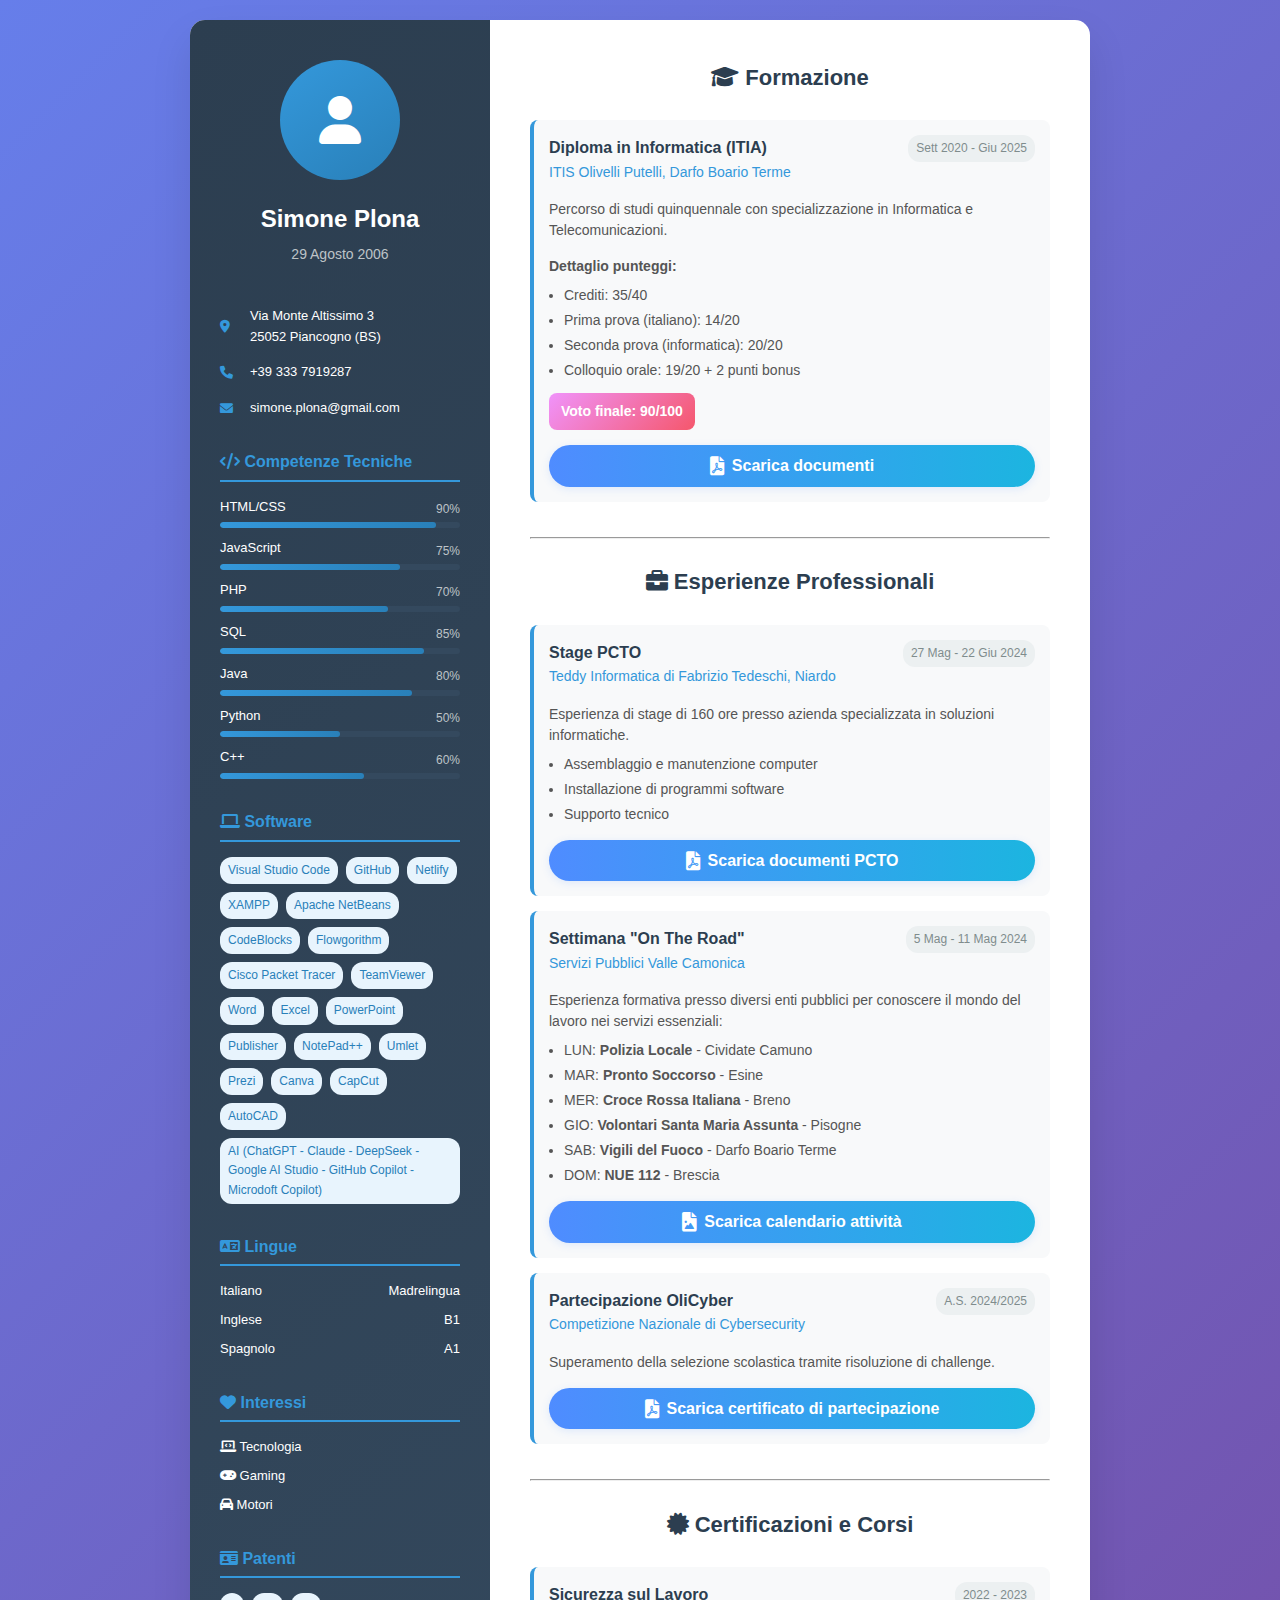
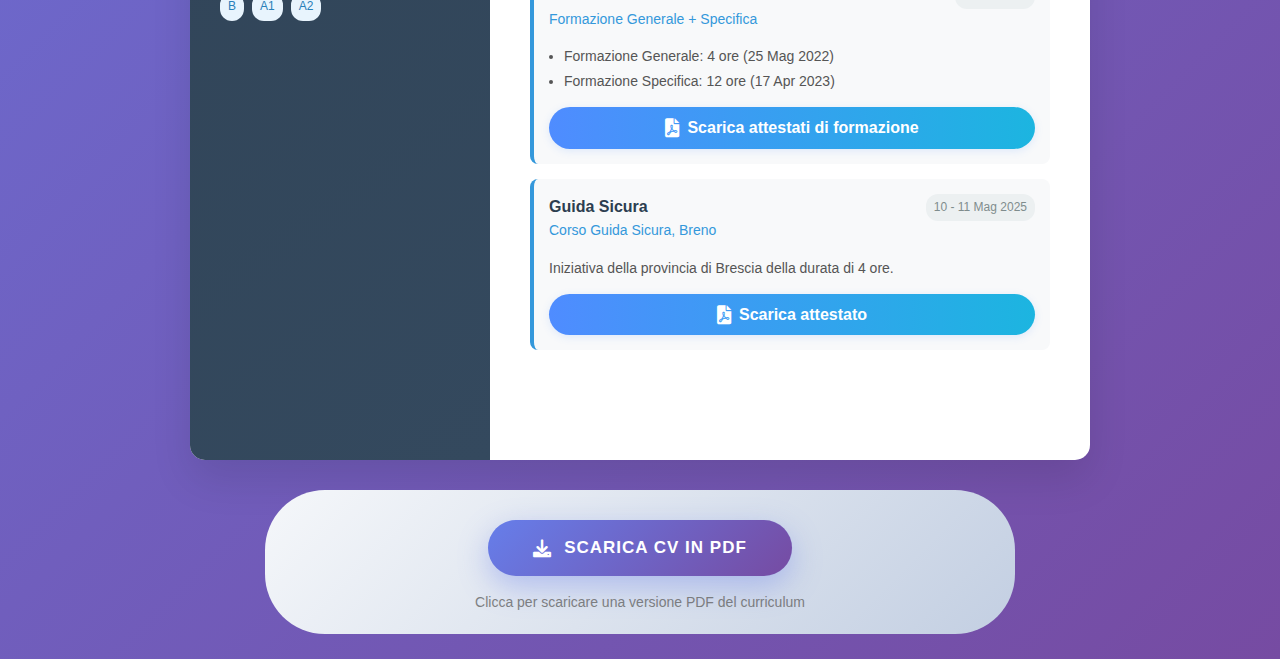
<file: CV.html>
<!DOCTYPE html>
<html lang="it">
<head>
    <meta charset="UTF-8">
    <meta name="viewport" content="width=device-width, initial-scale=1.0">
    <title>CV - Simone Plona</title>
    <link rel="stylesheet" href="style.css">
    <link href="https://cdnjs.cloudflare.com/ajax/libs/font-awesome/6.0.0/css/all.min.css" rel="stylesheet">
</head>
<body>
    <div class="cv-container">
        <div class="sidebar">
            <div class="profile-section">
                <div class="profile-img">
                    <i class="fas fa-user"></i>
                </div>
                <div class="name">Simone Plona</div>
                <div class="title">29 Agosto 2006</div>
            </div>

            <div class="contact-info">
                <div class="contact-item">
                    <i class="fas fa-map-marker-alt"></i>
                    <span>Via Monte Altissimo 3<br>25052 Piancogno (BS)</span>
                </div>
                <div class="contact-item">
                    <i class="fas fa-phone"></i>
                    <span>+39 333 7919287</span>
                </div>
                <div class="contact-item">
                    <i class="fas fa-envelope"></i>
                    <span>simone.plona@gmail.com</span>
                </div>
            </div>

            <div class="sidebar-section">
                <h3><i class="fas fa-code"></i> Competenze Tecniche</h3>
                <div class="skill-item">
                    <div class="skill-name">HTML/CSS</div>
                    <div class="skill-value">90%</div>
                </div>
                <div class="skill-bar">
                    <div class="skill-progress" style="width: 90%"></div>
                </div>
                <div class="skill-item">
                    <div class="skill-name">JavaScript</div>
                    <div class="skill-value">75%</div>
                </div>
                <div class="skill-bar">
                    <div class="skill-progress" style="width: 75%"></div>
                </div>
                <div class="skill-item">
                    <div class="skill-name">PHP</div>
                    <div class="skill-value">70%</div>
                </div>
                <div class="skill-bar">
                    <div class="skill-progress" style="width: 70%"></div>
                </div>
                <div class="skill-item">
                    <div class="skill-name">SQL</div>
                    <div class="skill-value">85%</div>
                </div>
                <div class="skill-bar">
                    <div class="skill-progress" style="width: 85%"></div>
                </div>
                <div class="skill-item">
                    <div class="skill-name">Java</div>
                    <div class="skill-value">80%</div>
                </div>
                <div class="skill-bar">
                    <div class="skill-progress" style="width: 80%"></div>
                </div>
                <div class="skill-item">
                    <div class="skill-name">Python</div>
                    <div class="skill-value">50%</div>
                </div>
                <div class="skill-bar">
                    <div class="skill-progress" style="width: 50%"></div>
                </div>
                <div class="skill-item">
                    <div class="skill-name">C++</div>
                    <div class="skill-value">60%</div>
                </div>
                <div class="skill-bar">
                    <div class="skill-progress" style="width: 60%"></div>
                </div>
            </div>

            <div class="sidebar-section">
                <h3><i class="fas fa-laptop"></i> Software</h3>
                <div class="tech-stack">
                    <div class="tech-tag">Visual Studio Code</div>
                    <div class="tech-tag">GitHub</div>
		    <div class="tech-tag">Netlify</div>
                    <div class="tech-tag">XAMPP</div>
                    <div class="tech-tag">Apache NetBeans</div>
                    <div class="tech-tag">CodeBlocks</div>
                    <div class="tech-tag">Flowgorithm</div>
                    <div class="tech-tag">Cisco Packet Tracer</div>
                    <div class="tech-tag">TeamViewer</div>
                    <div class="tech-tag">Word</div>
                    <div class="tech-tag">Excel</div>
                    <div class="tech-tag">PowerPoint</div>
                    <div class="tech-tag">Publisher</div>
                    <div class="tech-tag">NotePad++</div>
                    <div class="tech-tag">Umlet</div>
                    <div class="tech-tag">Prezi</div>
                    <div class="tech-tag">Canva</div>
                    <div class="tech-tag">CapCut</div>
                    <div class="tech-tag">AutoCAD</div>
                    <div class="tech-tag">AI (ChatGPT - Claude - DeepSeek - Google AI Studio -  GitHub Copilot -  Microdoft Copilot)</div>
                </div>
            </div>

            <div class="sidebar-section">
                <h3><i class="fas fa-language"></i> Lingue</h3>
                <div class="language-item">
                    <span>Italiano</span>
                    <span>Madrelingua</span>
                </div>
                <div class="language-item">
                    <span>Inglese</span>
                    <span>B1</span>
                </div>
                <div class="language-item">
                    <span>Spagnolo</span>
                    <span>A1</span>
                </div>
            </div>

            <div class="sidebar-section">
                <h3><i class="fas fa-heart"></i> Interessi</h3>
                <div class="interest-item">
                    <span><i class="fas fa-laptop-code"></i> Tecnologia</span>
                </div>
                <div class="interest-item">
                    <span><i class="fas fa-gamepad"></i> Gaming</span>
                </div>
                <div class="interest-item">
                    <span><i class="fas fa-car"></i> Motori</span>
                </div>
            </div>

            <div class="sidebar-section">
                <h3><i class="fas fa-id-card"></i> Patenti</h3>
                <div class="tech-stack">
                    <div class="tech-tag">B</div>
                    <div class="tech-tag">A1</div>
                    <div class="tech-tag">A2</div>
                </div>
            </div>
        </div>

        <div class="main-content">
            <div class="main-section">
                <h2><i class="fas fa-graduation-cap"></i> Formazione</h2>
                <div class="cert-item">
                    <div class="item-header">
                        <div>
                            <div class="item-title">Diploma in Informatica (ITIA)</div>
                            <div class="item-company">ITIS Olivelli Putelli, Darfo Boario Terme</div>
                        </div>
                        <div class="item-date">Sett 2020 - Giu 2025</div>
                    </div>
                    <div class="item-description">
                        Percorso di studi quinquennale con specializzazione in Informatica e Telecomunicazioni.
                        <div style="margin-top: 15px;">
                            <strong>Dettaglio punteggi:</strong>
                            <ul>
                                <li>Crediti: 35/40</li>
                                <li>Prima prova (italiano): 14/20</li>
                                <li>Seconda prova (informatica): 20/20</li>
                                <li>Colloquio orale: 19/20 + 2 punti bonus</li>
                            </ul>
                        </div>
                        <div class="grade-highlight">Voto finale: 90/100</div>
                    </div>
                    <div style="margin-top: 15px; text-align: center;">
                        <a href="doc/scuola.zip" class="cert-download-btn" download>
                            <i class="fas fa-file-pdf" style="font-size: 1.2em;"></i>
                            Scarica documenti
                        </a>
                    </div>
                </div>
            </div>

            <hr><br>
            <div class="main-section">
                <h2><i class="fas fa-briefcase"></i> Esperienze Professionali</h2>
                
                <div class="cert-item">
                    <div class="item-header">
                        <div>
                            <div class="item-title">Stage PCTO</div>
                            <div class="item-company">Teddy Informatica di Fabrizio Tedeschi, Niardo</div>
                        </div>
                        <div class="item-date">27 Mag - 22 Giu 2024</div>
                    </div>
                    <div class="item-description">
                        Esperienza di stage di 160 ore presso azienda specializzata in soluzioni informatiche.
                        <ul>
                            <li>Assemblaggio e manutenzione computer</li>
                            <li>Installazione di programmi software</li>
                            <li>Supporto tecnico</li>
                        </ul>
                    </div>
                    <div style="margin-top: 15px; text-align: center;">
                        <a href="doc/PCTO.zip" class="cert-download-btn" download>
                            <i class="fas fa-file-pdf" style="font-size: 1.2em;"></i>
                            Scarica documenti PCTO
                        </a>
                    </div>
                </div>

                <div class="cert-item">
                    <div class="item-header">
                        <div>
                            <div class="item-title">Settimana "On The Road"</div>
                            <div class="item-company">Servizi Pubblici Valle Camonica</div>
                        </div>
                        <div class="item-date">5 Mag - 11 Mag 2024</div>
                    </div>
                    <div class="item-description">
                        <!-- rivedi -->Esperienza formativa presso diversi enti pubblici per conoscere il mondo del lavoro nei servizi essenziali:
                        <ul>
                            <li>LUN: <strong>Polizia Locale</strong> - Cividate Camuno</li>
                            <li>MAR: <strong>Pronto Soccorso</strong> - Esine</li>
                            <li>MER: <strong>Croce Rossa Italiana</strong> - Breno</li>
                            <li>GIO: <strong>Volontari Santa Maria Assunta</strong> - Pisogne</li>
                            <li>SAB: <strong>Vigili del Fuoco</strong> - Darfo Boario Terme</li>
                            <li>DOM: <strong>NUE 112</strong> - Brescia</li>
                        </ul>
                    </div>
                    <div style="margin-top: 15px; text-align: center;">
                        <a href="doc/Calendario On The Road.jpg" class="cert-download-btn" download>
                            <i class="fas fa-file-image" style="font-size: 1.2em;"></i>
                            Scarica calendario attività
                        </a>
                    </div>
                </div>

                <div class="cert-item">
                    <div class="item-header">
                        <div>
                            <div class="item-title">Partecipazione OliCyber</div>
                            <div class="item-company">Competizione Nazionale di Cybersecurity</div>
                        </div>
                        <div class="item-date">A.S. 2024/2025</div>
                    </div>
                    <div class="item-description">
                        Superamento della selezione scolastica tramite risoluzione di challenge.
                    </div>
                    <div style="margin-top: 15px; text-align: center;">
                        <a href="doc/Certificato di Partecipazione OliCyber.pdf" class="cert-download-btn" download>
                            <i class="fas fa-file-pdf" style="font-size: 1.2em;"></i>
                            Scarica certificato di partecipazione
                        </a>
                    </div>
                </div>

            </div>

            <hr><br>
            <div class="main-section">
                <h2><i class="fas fa-certificate"></i> Certificazioni e Corsi</h2>
                <div class="main-section">

                    <div class="cert-item">
                        <div class="item-header">
                            <div>
                                <div class="item-title">Sicurezza sul Lavoro</div>
                                <div class="item-company">Formazione Generale + Specifica</div>
                            </div>
                            <div class="item-date">2022 - 2023</div>
                        </div>
                        <div class="item-description">
                            <ul>
                                <li>Formazione Generale: 4 ore (25 Mag 2022)</li>
                                <li>Formazione Specifica: 12 ore (17 Apr 2023)</li>
                            </ul>
                        </div>
                        <div style="margin-top: 15px; text-align: center;">
                            <a href="doc/Attestati Sicurezza.pdf" class="cert-download-btn" download>
                                <i class="fas fa-file-pdf" style="font-size: 1.2em;"></i>
                                Scarica attestati di formazione
                            </a>
                        </div>
                    </div>

                    <div class="cert-item">
                        <div class="item-header">
                            <div>
                                <div class="item-title">Guida Sicura</div>
                                <div class="item-company">Corso Guida Sicura, Breno</div>
                            </div>
                            <div class="item-date">10 - 11 Mag 2025</div>
                        </div>
                        <div class="item-description">
                            Iniziativa della provincia di Brescia della durata di 4 ore.
                        </div>
                        <div style="margin-top: 15px; text-align: center;">
                            <a href="doc/Attestato Guida Sicura.pdf" class="cert-download-btn" download>
                                <i class="fas fa-file-pdf" style="font-size: 1.2em;"></i>
                                Scarica attestato
                            </a>
                        </div>
                    </div>

                </div>
            </div>

        </div>
    </div>

    <div class="download-section">
        <div class="download-btn-container">
            <div class="pulse-ring"></div>
            <button class="download-btn" onclick="downloadPDF()">
                <i class="fas fa-download"></i>
                Scarica CV in PDF
            </button>
        </div>
        <div class="download-text">
            Clicca per scaricare una versione PDF del curriculum
        </div>
    </div>

    <script>
        function downloadPDF() {
            // Nascondi temporaneamente il pulsante per il PDF
            const downloadSection = document.querySelector('.download-section');
            downloadSection.style.display = 'none';

            // Nascondi tutti i pulsanti di download
            const downloadButtons = document.querySelectorAll('.cert-download-btn');
            downloadButtons.forEach(button => {
                button.style.display = 'none';
            });
            
            // Usa window.print() che permetterà di salvare come PDF
            window.print();
            
            // Mostra di nuovo il pulsante dopo un breve delay
            setTimeout(() => {
                downloadSection.style.display = 'block';
            }, 1000);

            // Mostra di nuovo i pulsanti di download
            downloadButtons.forEach(button => { 
                button.style.display = 'block';
            });
        }
    </script>
</body>
</html>
</file>
<file: style.css>
* {
    margin: 0;
    padding: 0;
    box-sizing: border-box;
}

body {
    font-family: 'Segoe UI', Tahoma, Geneva, Verdana, sans-serif;
    line-height: 1.6;
    color: #333;
    background: linear-gradient(135deg, #667eea 0%, #764ba2 100%);
    min-height: 100vh;
    padding: 20px;
}

.cv-container {
    max-width: 900px;
    margin: 0 auto;
    background: white;
    border-radius: 15px;
    box-shadow: 0 20px 40px rgba(0,0,0,0.1);
    overflow: hidden;
    display: grid;
    grid-template-columns: 300px 1fr;
}

.sidebar {
    background: linear-gradient(145deg, #2c3e50, #34495e);
    color: white;
    padding: 40px 30px;
}

.main-content {
    padding: 40px;
}

.profile-section {
    text-align: center;
    margin-bottom: 40px;
}

.profile-img {
    width: 120px;
    height: 120px;
    border-radius: 50%;
    background: linear-gradient(145deg, #3498db, #2980b9);
    display: flex;
    align-items: center;
    justify-content: center;
    margin: 0 auto 20px;
    font-size: 48px;
    color: white;
}

.name {
    font-size: 24px;
    font-weight: 700;
    margin-bottom: 5px;
}

.title {
    font-size: 14px;
    color: #bdc3c7;
    margin-bottom: 20px;
}

.contact-info {
    margin-bottom: 30px;
}

.contact-item {
    display: flex;
    align-items: center;
    margin-bottom: 15px;
    font-size: 13px;
}

.contact-item i {
    width: 20px;
    margin-right: 10px;
    color: #3498db;
}

.sidebar-section {
    margin-bottom: 30px;
}

.sidebar-section h3 {
    font-size: 16px;
    margin-bottom: 15px;
    color: #3498db;
    border-bottom: 2px solid #3498db;
    padding-bottom: 5px;
}

.skill-item {
    display: flex;
    align-items: center;
    justify-content: space-between;
}

.skill-value{
    font-size:12px;
    color:#bdc3c7;
    margin-left:8px;
    min-width:32px;
    text-align:right;
}

.skill-name {
    font-size: 13px;
    margin-bottom: 5px;
}

.skill-bar {
    margin-bottom: 10px;
    height: 6px;
    background: #34495e;
    border-radius: 3px;
    overflow: hidden;
}

.skill-progress {
    height: 100%;
    background: linear-gradient(90deg, #3498db, #2980b9);
    border-radius: 3px;
}

.language-item, .interest-item {
    display: flex;
    justify-content: space-between;
    align-items: center;
    margin-bottom: 8px;
    font-size: 13px;
}

.main-section {
    margin-bottom: 35px;
    display: grid;
    gap: 15px;
}

.main-section h2 {
    font-size: 22px;
    color: #2c3e50;
    margin-bottom: 10px;
    text-align: center;
}

.education-item, .experience-item {
    position: relative;
    margin-bottom: 25px;
    padding-left: 25px;
}

.education-item:before, .experience-item:before {
    content: '';
    position: absolute;
    left: 0;
    top: 0;
    width: 12px;
    height: 12px;
    background: #3498db;
    border-radius: 50%;
    border: 3px solid white;
    box-shadow: 0 0 0 3px #3498db;
}

.item-header {
    display: flex;
    justify-content: space-between;
    align-items: flex-start;
    margin-bottom: 8px;
}

.item-title {
    font-weight: 600;
    font-size: 16px;
    color: #2c3e50;
}

.item-date {
    font-size: 12px;
    color: #7f8c8d;
    background: #ecf0f1;
    padding: 4px 8px;
    border-radius: 12px;
}

.item-company {
    font-size: 14px;
    color: #3498db;
    margin-bottom: 8px;
}

.item-description {
    font-size: 14px;
    color: #555;
    line-height: 1.5;
}

.item-description ul {
    margin-left: 15px;
    margin-top: 8px;
}

.item-description li {
    margin-bottom: 4px;
}

.grade-highlight {
    background: linear-gradient(135deg, #f093fb 0%, #f5576c 100%);
    color: white;
    padding: 8px 12px;
    border-radius: 8px;
    font-weight: 600;
    display: inline-block;
    margin-top: 8px;
}

.tech-stack {
    display: flex;
    flex-wrap: wrap;
    gap: 8px;
    margin-top: 8px;
}

.tech-tag {
    background: #e8f4fd;
    color: #2980b9;
    padding: 4px 8px;
    border-radius: 12px;
    font-size: 12px;
    font-weight: 500;
}

@media (max-width: 768px) {
    .cv-container {
        grid-template-columns: 1fr;
        margin: 10px;
    }
    
    .sidebar {
        padding: 30px 20px;
    }
    
    .main-content {
        padding: 30px 20px;
    }
}

.cert-item {
    background: #f8f9fa;
    padding: 15px;
    border-radius: 8px;
    border-left: 4px solid #3498db;
}

.cert-name {
    font-weight: 600;
    color: #2c3e50;
    margin-bottom: 4px;
}

.cert-details {
    font-size: 13px;
    color: #666;
}

.cert-download-btn {
    display: flex;
    align-items: center;
    gap: 8px;
    background: linear-gradient(90deg, #4f8cff 0%, #1cb5e0 100%);
    color: #fff;
    padding: 8px 18px;
    border-radius: 25px;
    font-weight: 600;
    text-decoration: none;
    box-shadow: 0 2px 8px rgba(76,140,255,0.15);
    transition: background 0.2s, box-shadow 0.2s, transform 0.2s;
    cursor: pointer;
    width: 100%;
    justify-content: center;
    text-align: center;
}

.cert-download-btn:hover {
    background: linear-gradient(90deg, #1cb5e0 0%, #4f8cff 100%);
    transform: translateY(-2px);
    box-shadow: 0 4px 16px rgba(76,140,255,0.25);
}

.download-section {
    text-align: center;
    margin: 30px auto 5px auto;
    padding: 30px 20px 20px 20px;
    background: linear-gradient(135deg, #f5f7fa 0%, #c3cfe2 100%);
    position: relative;
    overflow: hidden;
    border-radius: 60px;
    max-width: 750px;
    width: 100%;
}

.download-btn-container {
    position: relative;
    display: inline-block;
}

.download-btn {
    background: linear-gradient(135deg, #667eea 0%, #764ba2 100%);
    color: white;
    border: none;
    padding: 18px 45px;
    border-radius: 60px;
    font-size: 17px;
    font-weight: 700;
    cursor: pointer;
    transition: all 0.4s cubic-bezier(0.175, 0.885, 0.32, 1.275);
    box-shadow: 
        0 10px 30px rgba(102, 126, 234, 0.4),
        0 0 0 0 rgba(102, 126, 234, 0.2);
    display: inline-flex;
    align-items: center;
    gap: 12px;
    text-transform: uppercase;
    letter-spacing: 1px;
    position: relative;
    overflow: hidden;
    min-width: 220px;
    justify-content: center;
}

.download-btn::before {
    content: '';
    position: absolute;
    top: 0;
    left: -100%;
    width: 100%;
    height: 100%;
    background: linear-gradient(90deg, transparent, rgba(255,255,255,0.2), transparent);
    transition: left 0.6s;
}

.download-btn:hover::before {
    left: 100%;
}

.download-btn:hover {
    transform: translateY(-3px) scale(1.05);
    box-shadow: 
        0 20px 40px rgba(102, 126, 234, 0.5),
        0 0 0 8px rgba(102, 126, 234, 0.1);
    background: linear-gradient(135deg, #5a67d8 0%, #667eea 50%, #764ba2 100%);
}

.download-btn:active {
    transform: translateY(-1px) scale(1.02);
    box-shadow: 
        0 8px 20px rgba(102, 126, 234, 0.4),
        0 0 0 4px rgba(102, 126, 234, 0.1);
}

.download-btn i {
    font-size: 18px;
    animation: bounce 2s ease-in-out infinite;
}

@keyframes bounce {
    0%, 20%, 50%, 80%, 100% {
        transform: translateY(0);
    }
    40% {
        transform: translateY(-3px);
    }
    60% {
        transform: translateY(-1px);
    }
}

.download-text {
    margin-top: 15px;
    font-size: 14px;
    color: #666;
    opacity: 0.8;
}

.pulse-ring {
    position: absolute;
    top: 50%;
    left: 50%;
    transform: translate(-50%, -50%);
    width: 100%;
    height: 100%;
    border: 3px solid rgba(102, 126, 234, 0.3);
    border-radius: 60px;
    animation: pulse 2s ease-out infinite;
}

@keyframes pulse {
    0% {
        transform: translate(-50%, -50%) scale(1);
        opacity: 1;
    }
    100% {
        transform: translate(-50%, -50%) scale(1.3);
        opacity: 0;
    }
}

@media print {
    * {
        margin: 0;
        padding: 0;
        box-sizing: border-box;
    }

    body {
        background: white !important;
        color: #000 !important;
        font-family: 'Georgia', 'Times New Roman', serif !important;
        font-size: 11pt !important;
        line-height: 1.5 !important;
        margin: 0 !important;
        padding: 0 !important;
    }

    .cv-container {
        display: block !important;
        max-width: none !important;
        margin: 0 !important;
        background: white !important;
        box-shadow: none !important;
        border-radius: 0 !important;
        grid-template-columns: none !important;
    }

    /* Header elegante con info personali */
    .sidebar {
        background: white !important;
        color: #000 !important;
        padding: 0 !important;
        margin: 0 0 20pt 0 !important;
        border-bottom: 3pt double #2c3e50 !important;
        page-break-inside: avoid;
        position: relative;
    }

    .sidebar::after {
        content: "";
        position: absolute;
        bottom: -6pt;
        left: 0;
        width: 100%;
        height: 1pt;
        background: #2c3e50;
    }

    .profile-section {
        text-align: center !important;
        margin-bottom: 15pt !important;
        padding: 10pt 0 !important;
    }

    .profile-img {
        display: none !important;
    }

    .name {
        font-size: 24pt !important;
        font-weight: bold !important;
        color: #2c3e50 !important;
        margin-bottom: 6pt !important;
        text-transform: uppercase;
        letter-spacing: 2pt;
        font-family: 'Arial', sans-serif !important;
    }

    .title {
        font-size: 12pt !important;
        color: #666 !important;
        margin-bottom: 15pt !important;
        font-style: italic;
    }

    .contact-info {
        display: flex !important;
        justify-content: center !important;
        flex-wrap: wrap !important;
        gap: 20pt !important;
        margin-bottom: 15pt !important;
        padding: 8pt 0 !important;
        background: #f8f9fa !important;
        border-radius: 0 !important;
    }

    .contact-item {
        display: inline-block !important;
        font-size: 10pt !important;
        margin: 0 !important;
        font-weight: 500;
    }

    .contact-item i {
        display: none !important;
    }

    /* Sezioni laterali eleganti */
    .sidebar-section {
        display: inline-block !important;
        width: 48% !important;
        vertical-align: top !important;
        margin: 0 1% 15pt 0 !important;
        page-break-inside: avoid;
        padding: 8pt !important;
        border: 1pt solid #e9ecef !important;
        border-radius: 0 !important;
        background: #fafbfc !important;
    }

    .sidebar-section h3 {
        font-size: 13pt !important;
        font-weight: bold !important;
        color: #2c3e50 !important;
        border-bottom: 2pt solid #2c3e50 !important;
        padding-bottom: 3pt !important;
        margin-bottom: 8pt !important;
        text-transform: uppercase;
        letter-spacing: 0.5pt;
        font-family: 'Arial', sans-serif !important;
        position: relative;
    }

    .sidebar-section h3::after {
        content: "";
        position: absolute;
        bottom: -4pt;
        left: 0;
        width: 30pt;
        height: 1pt;
        background: #667eea;
    }

    .sidebar-section h3 i {
        display: none !important;
    }

    .skill-item {
        margin-bottom: 4pt !important;
        padding: 2pt 0 !important;
        border-bottom: 0.5pt dotted #ddd !important;
    }

    .skill-item:last-child {
        border-bottom: none !important;
    }

    .skill-name {
        font-size: 10pt !important;
        font-weight: 600 !important;
        display: inline !important;
        color: #495057;
    }

    .skill-value {
        font-size: 10pt !important;
        color: #2c3e50 !important;
        font-weight: bold !important;
        float: right;
    }

    .skill-bar {
        display: none !important;
    }

    .language-item, .interest-item {
        font-size: 10pt !important;
        margin-bottom: 3pt !important;
        padding: 2pt 0 !important;
        display: flex !important;
        justify-content: space-between !important;
        border-bottom: 0.5pt dotted #ddd !important;
    }

    .language-item:last-child, .interest-item:last-child {
        border-bottom: none !important;
    }

    .tech-stack {
        margin-top: 5pt !important;
        line-height: 1.6 !important;
    }

    .tech-tag {
        display: inline !important;
        background: none !important;
        color: #495057 !important;
        font-size: 9pt !important;
        padding: 0 !important;
        margin: 0 !important;
        border: none !important;
        font-weight: 500 !important;
    }

    .tech-tag:not(:last-child):after {
        content: " • ";
        color: #2c3e50;
        font-weight: bold;
    }

    /* Contenuto principale elegante */
    .main-content {
        padding: 0 !important;
        margin: 20pt 0 0 0 !important;
    }

    .main-section {
        margin-bottom: 20pt !important;
        page-break-inside: avoid;
        position: relative;
    }

    .main-section h2 {
        font-size: 16pt !important;
        font-weight: bold !important;
        color: #2c3e50 !important;
        text-align: left !important;
        margin-bottom: 12pt !important;
        text-transform: uppercase;
        letter-spacing: 1pt;
        font-family: 'Arial', sans-serif !important;
        border-bottom: 3pt solid #2c3e50 !important;
        padding-bottom: 4pt !important;
        page-break-after: avoid;
        position: relative;
    }

    .main-section h2::after {
        content: "";
        position: absolute;
        bottom: -6pt;
        left: 0;
        width: 60pt;
        height: 2pt;
        background: #667eea;
    }

    .main-section h2 i {
        display: none !important;
    }

    .cert-item {
        background: #fafbfc !important;
        border: 1pt solid #e9ecef !important;
        border-left: 4pt solid #667eea !important;
        padding: 10pt 12pt !important;
        margin-bottom: 12pt !important;
        page-break-inside: avoid;
        border-radius: 0 !important;
        position: relative;
    }

    .cert-item::before {
        content: "";
        position: absolute;
        top: 0;
        left: 0;
        width: 4pt;
        height: 100%;
        background: linear-gradient(to bottom, #667eea, #764ba2);
    }

    .item-header {
        margin-bottom: 6pt !important;
        border-bottom: 0.5pt solid #dee2e6 !important;
        padding-bottom: 4pt !important;
    }

    .item-title {
        font-size: 13pt !important;
        font-weight: bold !important;
        color: #2c3e50 !important;
        margin-bottom: 2pt !important;
    }

    .item-company {
        font-size: 11pt !important;
        color: #495057 !important;
        font-style: italic !important;
        margin-bottom: 4pt !important;
        font-weight: 500;
    }

    .item-date {
        font-size: 10pt !important;
        color: #666 !important;
        background: #e9ecef !important;
        padding: 2pt 6pt !important;
        border-radius: 3pt !important;
        float: right !important;
        font-weight: 600;
    }

    .item-description {
        font-size: 10.5pt !important;
        color: #212529 !important;
        line-height: 1.4 !important;
        text-align: justify !important;
        margin-top: 6pt !important;
    }

    .item-description ul {
        margin: 6pt 0 6pt 18pt !important;
        padding: 0 !important;
    }

    .item-description li {
        margin-bottom: 3pt !important;
        list-style-type: none !important;
        position: relative;
        padding-left: 12pt !important;
    }

    .item-description li::before {
        content: "▪";
        color: #667eea;
        font-weight: bold;
        position: absolute;
        left: 0;
    }

    .grade-highlight {
        background: #f8f9fa !important;
        color: #2c3e50 !important;
        padding: 4pt 8pt !important;
        border: 2pt solid #2c3e50 !important;
        border-radius: 0 !important;
        font-weight: bold !important;
        display: inline-block !important;
        margin-top: 8pt !important;
        text-transform: uppercase;
        letter-spacing: 0.5pt;
    }

    /* Nasconde elementi non necessari per la stampa */
    .download-section,
    .cert-download-btn,
    .pulse-ring {
        display: none !important;
    }

    hr {
        display: none !important;
    }

    /* Impostazioni pagina */
    @page {
        margin: 0.7in;
        size: A4;
    }

    /* Controllo interruzioni pagina */
    .education-item:before,
    .experience-item:before {
        display: none !important;
    }

    /* Migliora la leggibilità */
    strong {
        font-weight: bold !important;
        color: #2c3e50 !important;
    }

    em {
        font-style: italic !important;
        color: #495057 !important;
    }

    /* Ombreggiature sottili per profondità */
    .sidebar-section, .cert-item {
        box-shadow: 0 1pt 3pt rgba(0,0,0,0.1) !important;
    }
}
</file>
